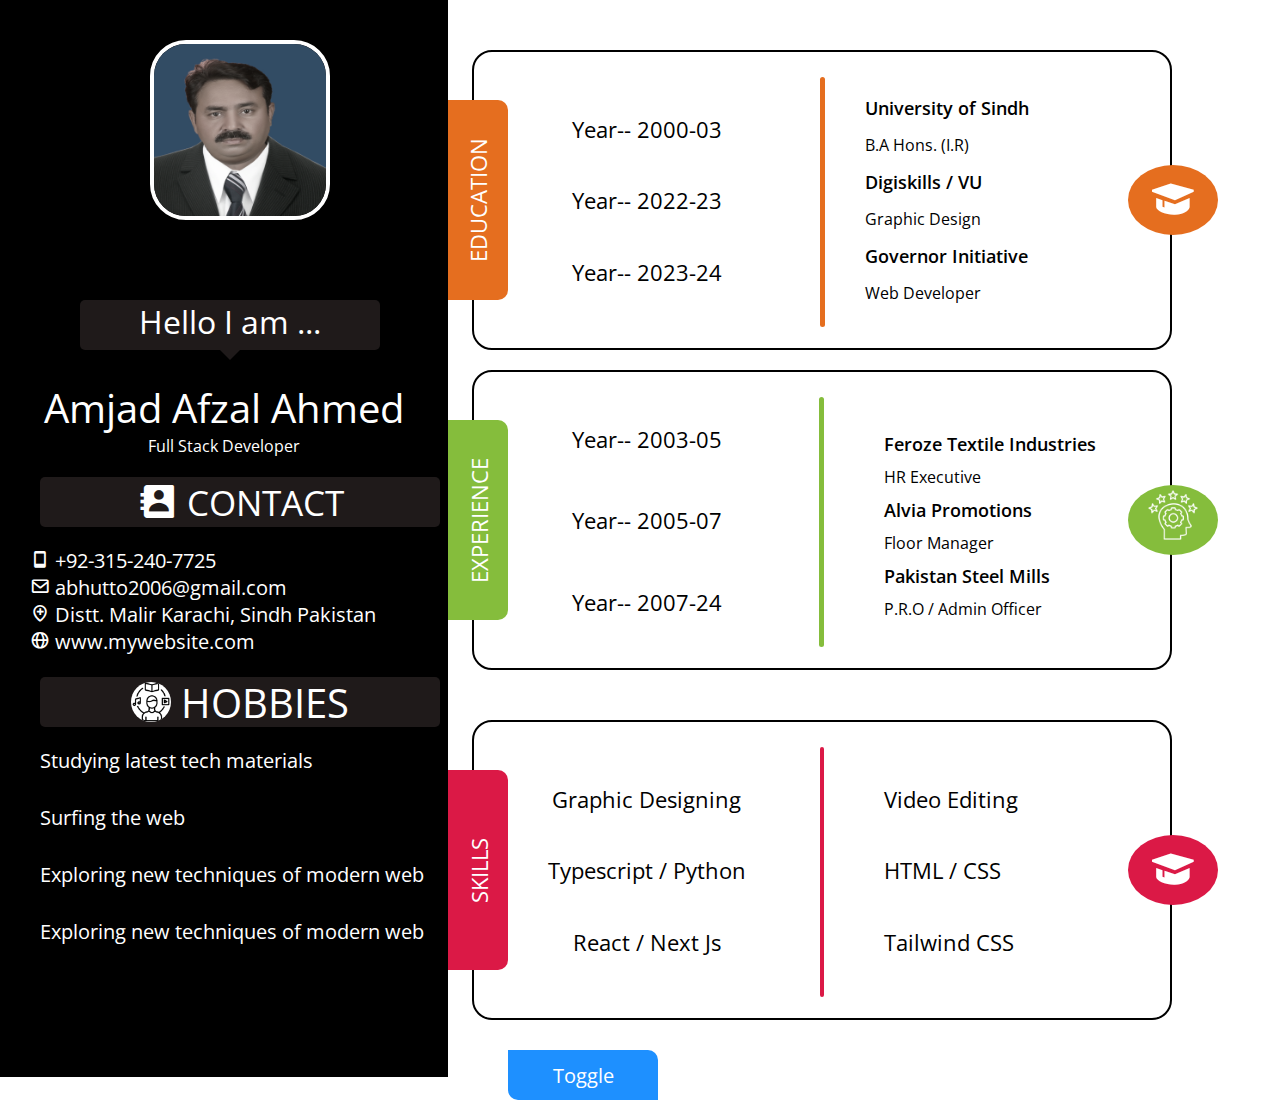
<file: index.html>
<!DOCTYPE html>
<html lang="en">
  <head>
    <meta charset="UTF-8" />
    <meta name="viewport" content="width=device-width, initial-scale=1.0" />
    <title>Resume-Builder</title>
    <link rel="stylesheet" href="style.css" />
    <link
      href="https://unpkg.com/boxicons@2.1.4/css/boxicons.min.css"
      rel="stylesheet"
    />
  </head>
  <body>
    <div class="main">
      <div class="left-side">
        <div class="profile-pic">
          <img src="./pic.jpg" alt="" />
        </div>
        <span id="intro">Hello I am ...</span>
        <div class="title">
          <h1>Amjad Afzal Ahmed</h1>
          <p>Full Stack Developer</p>
        </div>
        <div class="contact-details">
          <div class="contact">
            <i class="bx bxs-contact"></i>
            <h1>CONTACT</h1>
          </div>
          <div class="details">
            <p>
              <i class="bx bx-mobile"></i>
              +92-315-240-7725
            </p>
            <p>
              <i class="bx bx-envelope"></i>
              abhutto2006@gmail.com
            </p>
            <p>
              <i class="bx bx-location-plus"></i>
              Distt. Malir Karachi, Sindh Pakistan
            </p>
            <p>
              <i class="bx bx-globe"></i>
              www.mywebsite.com
            </p>
          </div>
        </div>
        <div class="hobbies-details">
          <div class="hobbies">
            <img src="./hobbies.png" alt="" />
            <h1>HOBBIES</h1>
          </div>
          <div class="hobbies-content">
            <p>Studying latest tech materials</p>
            <p>Surfing the web</p>
            <p>Exploring new techniques of modern web</p>
            <p>Exploring new techniques of modern web</p>
          </div>
        </div>
      </div>

      <!-- Left Section Ends Here -->

      <!-- Right Section Starts Here -->

      <div class="right-side">
        <div class="education">
          <div class="edu">
            <p id="title-tag">EDUCATION</p>
            <div class="edu-data">
              <div class="left">
                <p id="data-left">Year-- 2000-03</p>
                <p id="data-left">Year-- 2022-23</p>
                <p id="data-left">Year-- 2023-24</p>
              </div>
              <div id="center"></div>
              <div class="right">
                <h2 id="inst">University of Sindh</h2>
                <p id="data-right">B.A Hons. (I.R)</p>
                <h2 id="inst">Digiskills / VU</h2>
                <p id="data-right">Graphic Design</p>
                <h2 id="inst">Governor Initiative</h2>
                <p id="data-right">Web Developer</p>
              </div>
            </div>
            <span id="edu-icon">
              <i class="bx bxs-graduation"></i>
            </span>
          </div>
        </div>

        <div class="experience">
          <div class="exp">
            <p id="title-tag">EXPERIENCE</p>
            <div class="exp-data">
              <div class="left">
                <p id="data-left">Year-- 2003-05</p>
                <p id="data-left">Year-- 2005-07</p>
                <p id="data-left">Year-- 2007-24</p>
              </div>
              <div id="center"></div>
              <div class="right">
                <h2 id="comp">Feroze Textile Industries</h2>
                <p id="data-right">HR Executive</p>
                <h2 id="comp">Alvia Promotions</h2>
                <p id="data-right">Floor Manager</p>
                <h2 id="comp">Pakistan Steel Mills</h2>
                <p id="data-right">P.R.O / Admin Officer</p>
              </div>
              
            </div>
            <span id="exp-icon">
              <img src="experience.png" alt="">
            </span>
          </div>
        </div>

        <div class="skills">
          <div class="skill">
            <p id="title-tag">SKILLS</p>
            <div class="skill-data">
              <div class="left">
                <p id="data-left">Graphic Designing</p>
                <p id="data-left">Typescript / Python</p>
                <p id="data-left">React / Next Js</p>
              </div>
              <div id="center"></div>
              <div class="right">
                <p id="data-right">Video Editing</p>
                <p id="data-right">HTML / CSS</p>
                <p id="data-right">Tailwind CSS</p>
              </div>
            </div>
            <span id="skill-icon">
              <i class="bx bxs-graduation"></i>
            </span>
          </div>

          <button id="toggler">Toggle</button>
        </div>

        <script src="app.js"></script>
      </div>
    </div>
  </body>
</html>
</file>
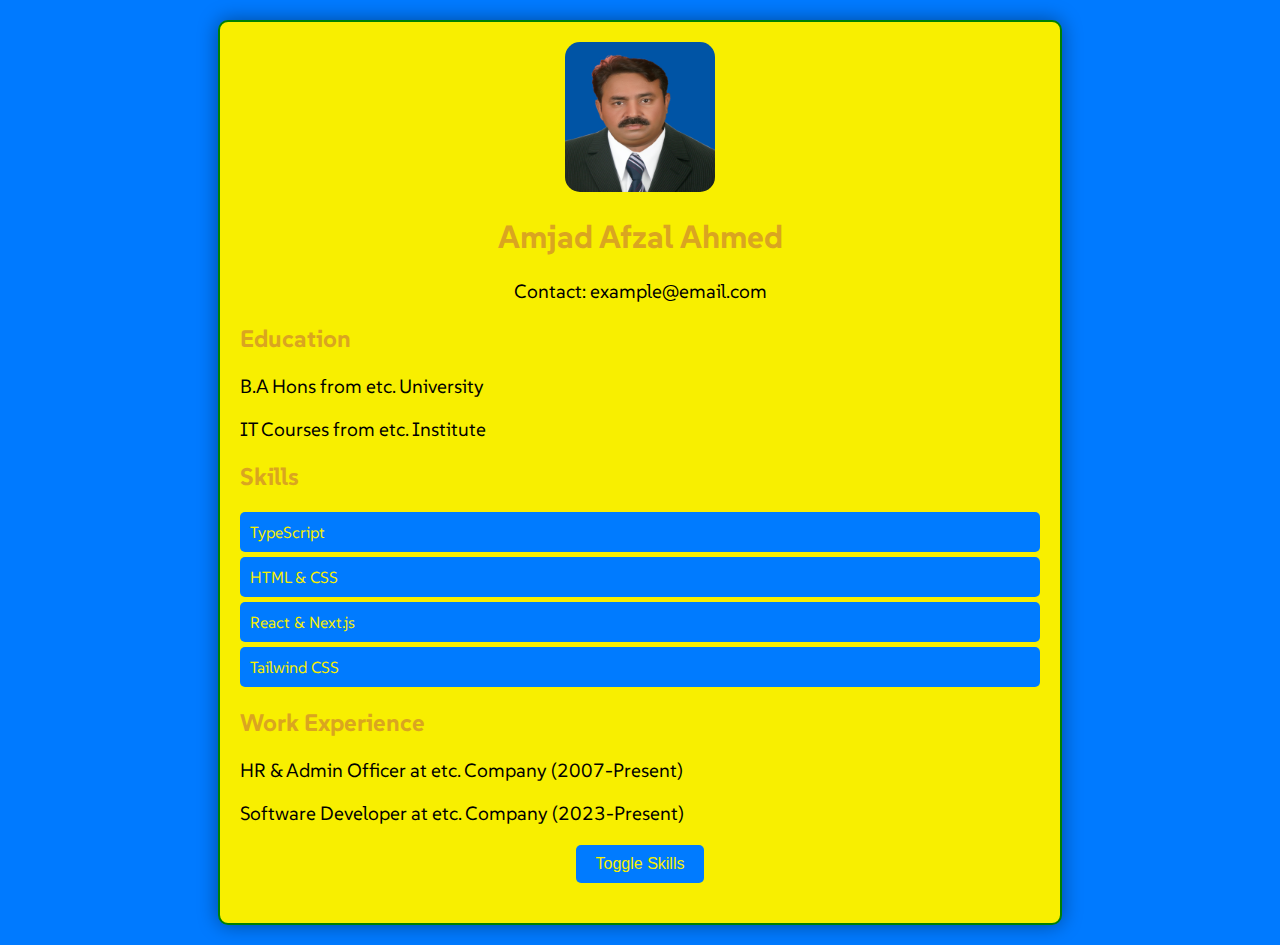
<file: Milestone 1/index.html>
<!DOCTYPE html>
<html lang="en">
<head>
  <meta charset="UTF-8">
  <meta name="viewport" content="width=device-width, initial-scale=1.0">
  <title>Interactive Resume</title>
  <link rel="stylesheet" href="style.css">
</head>
<body>
  <div class="container">
    <!-- Personal Information Section -->
    <section class="personal-info">
      <img src="pic.jpg" alt="Profile Picture" class="profile-pic">
      <h1>Amjad Afzal Ahmed</h1>
      <p>Contact: example@email.com</p>
    </section>

    
    <section class="education">
      <h2>Education</h2>
      <p>B.A Hons from etc. University</p>
      <p>IT Courses from etc. Institute</p>
    </section>

    
    <section id="skills-section" class="skills">
      <h2>Skills</h2>
      <ul>
        <li>TypeScript</li>
        <li>HTML & CSS</li>
        <li>React & Next.js</li>
        <li>Tailwind CSS</li>
      </ul>
    </section>

    
    <section class="work-experience">
      <h2>Work Experience</h2>
      <p>HR & Admin Officer at etc. Company (2007-Present)</p>
      <p>Software Developer at etc. Company (2023-Present)</p>
    </section>

    
    <button id="toggle-btn">Toggle Skills</button>
  </div>

  <script src="script.js"></script>
</body>
</html>
</file>
<file: style.css>
@import url('https://fonts.googleapis.com/css2?family=Open+Sans:ital,wght@0,300..800;1,300..800&display=swap');

* {
    margin: 0;
    padding: 0;
    box-sizing: border-box;
    font-family: 'Open Sans', sans-serif;
    color: white;
}

.main {
    display: flex;
    width: 100%;
    height: 100%;
}

.left-side {
    width: 35%;
    height: 100%;
    background-color: black;
    position: relative;
}

.profile-pic img {
    width: 180px;
    height: 180px;
    position: absolute;
    top: 40px;
    left: 150px;
    border: 4px solid white;
    border-radius: 20%;
    overflow: hidden; 
    filter: grayscale(70%);
    transition: .4s ease;
}

.profile-pic img:hover {
    filter: grayscale(0%); 
    transform: scale(1.1);
}

.left-side #intro {
    background-color: rgb(31, 26, 26);
    width: 300px;
    height: 50px;
    color: white;
    position: absolute;
    top: 300px;
    left: 80px;
    text-align: center;
    font-size: 2rem;
    border-radius: 5px;
}

.left-side #intro::after {
    content: '';
    position: absolute;
    bottom: -10px;  
    left: 50%;  
    transform: translateX(-50%);  
    border-left: 10px solid transparent;
    border-right: 10px solid transparent;
    border-top: 10px solid rgb(31, 26, 26);  
}

.title {
    position: relative;
    display: flex;
    flex-direction: column;
    align-items: center;
    top: 380px;
}

.title h1 {
    font-size: 40px;
    font-weight: 400;
}

.contact-details {
    height: 600px;
    width: 420px;
    display: flex;
    flex-direction: column;
}

.contact {
    background-color: rgb(31, 26, 26);
    width: 400px;
    height: 50px;
    display: flex;
    gap: 10px;
    justify-content: center;
    align-items: center;
    position: relative;
    top: 400px;
    left: 40px;
    font-size: 40px;
    border-radius: 5px;
}

.contact h1 {
    font-size: 35px;
    font-weight: 400;
}

.details {
    position: relative;
    left: 30px;
    top: 420px;
    font-size: 20px;
    gap: 20px;
}

.hobbies-details {
    height: 400px;
    width: 420px;
    display: flex;
    flex-direction: column;
}

.hobbies {
    background-color: rgb(31, 26, 26);
    width: 400px;
    height: 50px;    
    display: flex;
    gap: 10px;
    position: relative;
    left: 40px;
    justify-content: center;
    align-items: center;
    border-radius: 5px;
}
.hobbies img {    
    width: 40px;
    height: 40px;
    background-color: white;
    border-radius: 50%;
}

.hobbies h1 {
    font-size: 40px;
    font-weight: 400;
}

.hobbies-content {
    position: relative;
    left: 40px;
    top: 20px;
    display: flex;
    flex-direction: column;
    font-size: 20px;
    gap: 30px;
}


/* Right Section */

.right-side {
    width: 65%;
    height: 100%;
    display: flex;
    flex-direction: column;
    gap: 150px;
}

.education {
    display: flex;
}

.edu {
    background-color: #e56e1f;
    width: 60px;
    height: 200px;
    font-size: 22px;
    text-align: center;
    position: relative;
    top: 100px;
    border-top-right-radius: 10px;
    border-bottom-right-radius: 10px;
    display: flex;
    justify-content: center;
    align-items: center;
}

.edu #title-tag {
    position: relative;
    transform: rotate(-90deg);
    
}

.edu-data {
    position: absolute;
    left: 40%;
    width: 700px;
    height: 300px;
    border: 2px solid black;
    border-radius: 20px;
    z-index: -1;  
    display: flex;

}

.edu-data .left {
    width: 50%;
    display: flex;
    flex-direction: column;
    position: relative;
    justify-content: space-evenly;
    gap:40px;
    color:black;
    padding: 60px;    
}

.edu-data .left #data-left {
    color: black;
}

.edu-data .right {
    width: 50%;
    display: flex;
    flex-direction: column;
    text-align: left;
    position: relative;
    justify-content: space-evenly;
    gap:10px;
    color:black;
    padding: 40px;    
}

.edu-data .right #inst {
    font-size: 18px;
    font-weight: 600;
    color: black;
}
.edu-data .right #data-right {
    color: black;
    font-size: 16px;
}

.edu-data #center {
    width: 5px;
    height: 250px;
    background-color: #e56e1f;
    position: relative;
    top: 25px;
    border-radius: 5px;    
}

#edu-icon {
    background-color: #e56e1f;
    width: 90px;
    height: 70px;
    border-radius: 50%;
    position: absolute;
    left: 680px;
}

.education i {
    font-size: 50px;
    padding: 10px;
}

/* Experience Data */
.experience {
    display: flex;
}

.exp {
    background-color: #85bd3c;
    width: 60px;
    height: 200px;
    font-size: 22px;
    text-align: center;
    position: relative;
    top: 70px;
    border-top-right-radius: 10px;
    border-bottom-right-radius: 10px;
    display: flex;
    justify-content: center;
    align-items: center;
}

.exp #title-tag {
    position: relative;
    transform: rotate(-90deg);    
}

.exp-data {
    position: absolute;
    left: 40%;
    width: 700px;
    height: 300px;
    border: 2px solid black;
    border-radius: 20px;
    z-index: -1;  
    display: flex;
}

.exp-data .left {
    width: 50%;
    display: flex;
    flex-direction: column;
    position: relative;
    justify-content: space-evenly;
    gap:40px;
    color:black;
    padding: 40px;    
}

.exp-data .left #data-left {
    color: black;
}

.exp-data .right {
    width: 50%;
    display: flex;
    flex-direction: column;
    text-align: left;
    position: relative;
    justify-content: space-evenly;
    gap:10px;
    color:black;
    padding: 60px;     
}

.exp-data .right #data-right {
    color: black;
    font-size: 16px;
}

.exp-data .right #comp {
    color: black;
    font-size: 18px;
    font-weight: 600;
}

.exp-data #center {
    width: 5px;
    height: 250px;
    background-color: #85bd3c;
    position: relative;
    top: 25px;
    border-radius: 5px;    
}

#exp-icon {
    background-color: #85bd3c;
    width: 90px;
    height: 70px;
    border-radius: 50%;
    position: absolute;
    left: 680px;
}

.experience img {
    width:  50px;
    height: 50px;
    margin: 5px;
    filter: brightness(0) invert(1);
}

/* Skills Data */
.skills {
    display: flex;
}

.skill {
    background-color: #db1946;
    width: 60px;
    height: 200px;
    font-size: 22px;
    text-align: center;
    position: relative;
    top: 70px;
    border-top-right-radius: 10px;
    border-bottom-right-radius: 10px;
    display: flex;
    justify-content: center;
    align-items: center;
}

.skill #title-tag {
    position: relative;
    transform: rotate(-90deg);
    
}

.skill-data {
    position: absolute;
    left: 40%;
    width: 700px;
    height: 300px;
    border: 2px solid black;
    border-radius: 20px;
    z-index: -1;
    display: flex;
}

.skill-data .left {
    width: 50%;
    display: flex;
    flex-direction: column;
    position: relative;
    justify-content: space-evenly;
    gap:40px;
    color:black;
    padding: 60px;    
}

.skill-data .left #data-left {
    color: black;
}

.skill-data .right {
    width: 50%;
    display: flex;
    flex-direction: column;
    text-align: left;
    position: relative;
    justify-content: space-evenly;
    gap:40px;
    color:black;
    padding: 60px;     
}

.skill-data .right #data-right {
    color: black;
}

.skill-data #center {
    width: 5px;
    height: 250px;
    background-color: #db1946;
    position: relative;
    top: 25px;
    border-radius: 5px;    
}


#skill-icon {
    background-color: #db1946;
    width: 90px;
    height: 70px;
    border-radius: 50%;
    position: absolute;
    left: 680px;
}

.skills i {
    font-size: 50px;
    padding: 10px;
}

#toggler {
    background-color: dodgerblue;
    width: 150px;
    height: 50px;
    border: none;
    border-bottom-left-radius: 10px;
    border-top-right-radius: 10px;
    position: relative;
    top: 350px;
    font-size: 20px;
    transition: .4s ease;
}

#toggler:hover {
    background-color: #e56e1f;
}
</file>
<file: Milestone 1/style.css>
@import url('https://fonts.googleapis.com/css2?family=SUSE:wght@100..800&display=swap');

body {
    margin: 0;
    padding: 0;
    background-color: #007aff;
    font-family: 'SUSE',system-ui;
  }
  
  .container {
    max-width: 800px;
    margin: 20px auto;
    background: #f8ef00;
    padding: 20px;
    border: 2px solid green;
    border-radius: 10px;
    box-shadow: 0 0 20px rgba(0, 0, 0, 0.4);
  }
  
  .personal-info {
    text-align: center;
    margin-bottom: 20px;
  }
  
  .profile-pic {
    width: 150px;
    border-radius: 10%;
  }
  
  h1, h2 {
    color: goldenrod;
  }
  
  p {
    font-size: 1.2rem;
    color: black;
  }
  .skills ul {
    list-style-type: none;
    padding: 0;
  }
  
  .skills ul li {
    background: #007bff;
    color: #f8ef00;
    padding: 10px;
    margin: 5px 0;
    border-radius: 5px;
  }
  
  button {
    display: block;
    margin: 20px auto;
    padding: 10px 20px;
    font-size: 16px;
    background-color: #007bff;
    color: #f8ef00;
    border: none;
    border-radius: 5px;
    cursor: pointer;
  }
  
  button:hover {
    background-color: #0056b3;
  }
</file>
